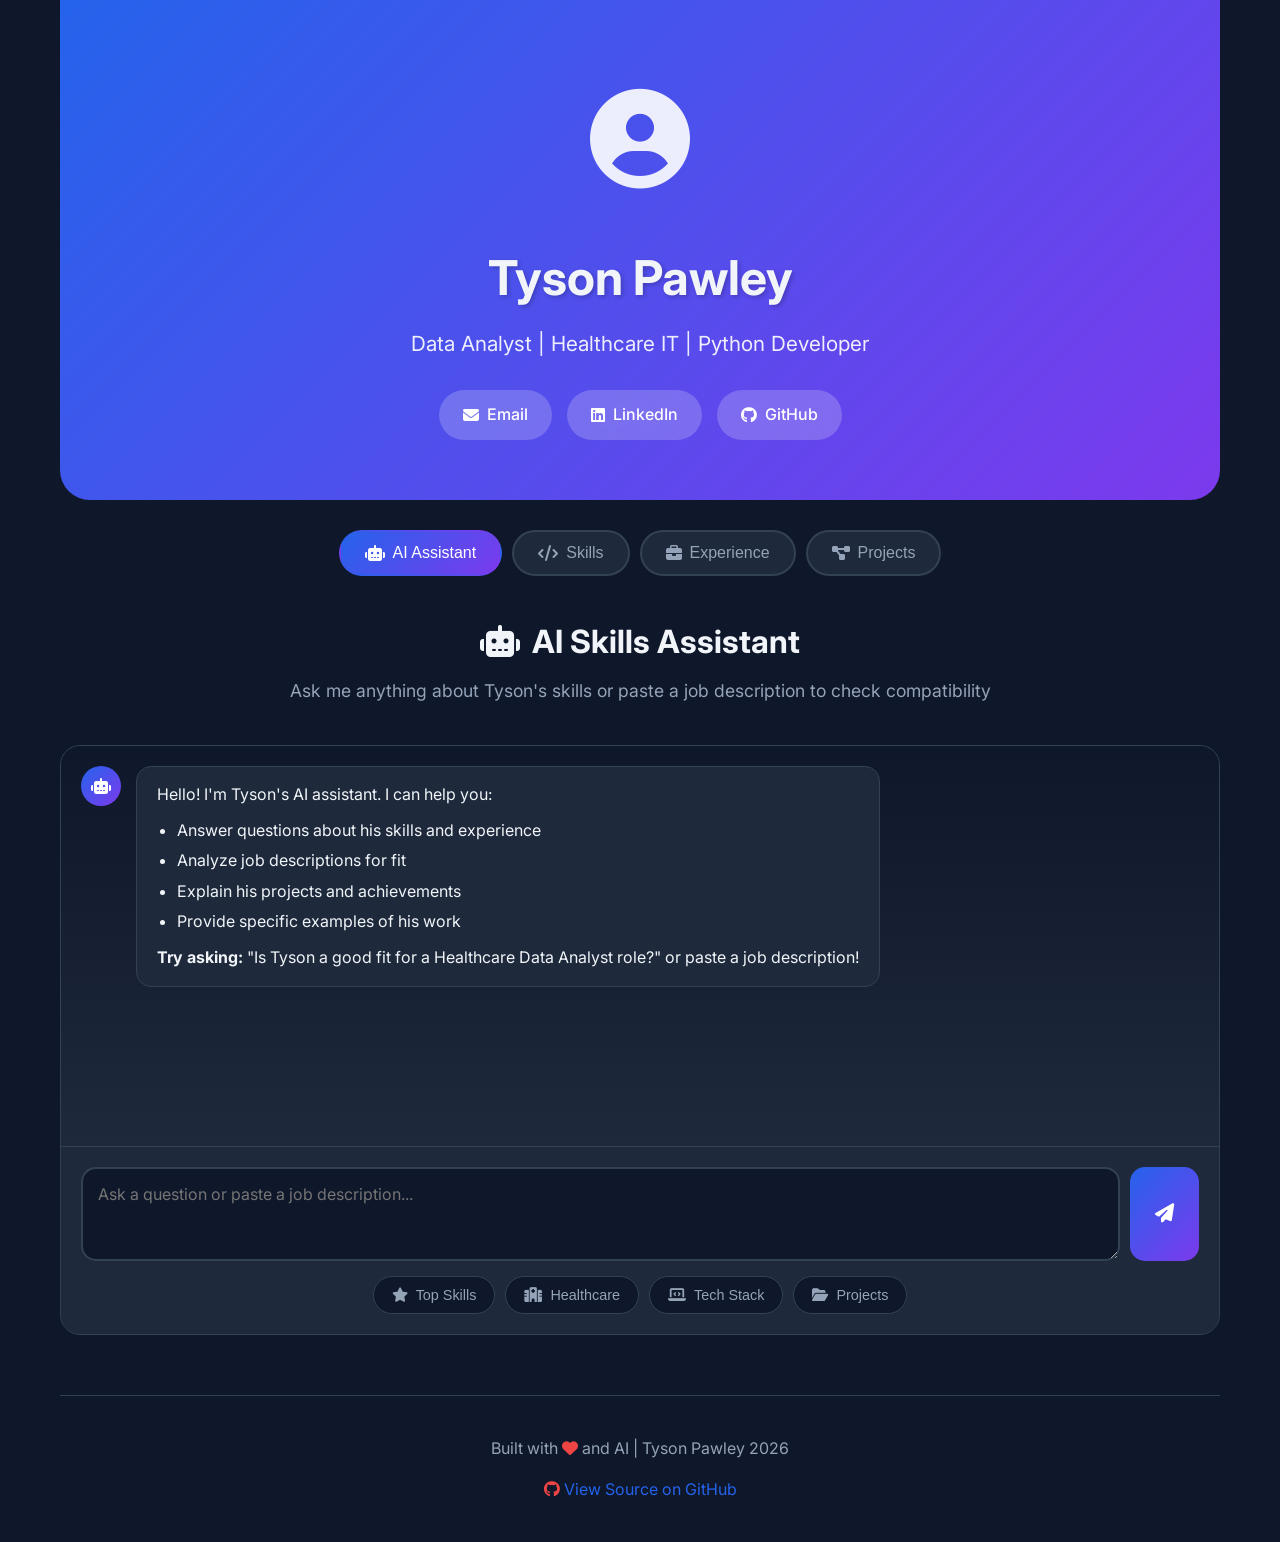
<file: index.html>
<!DOCTYPE html>
<html lang="en">
<head>
    <meta charset="UTF-8">
    <meta name="viewport" content="width=device-width, initial-scale=1.0">
    <title>Tyson Pawley - Interactive AI Resume</title>
    <link rel="stylesheet" href="styles.css">
    <link href="https://fonts.googleapis.com/css2?family=Inter:wght@300;400;500;600;700&display=swap" rel="stylesheet">
    <link rel="stylesheet" href="https://cdnjs.cloudflare.com/ajax/libs/font-awesome/6.4.0/css/all.min.css">
</head>
<body>
    <div class="container">
        <!-- Header Section -->
        <header class="hero">
            <div class="hero-content">
                <div class="profile-section">
                    <div class="profile-image">
                        <i class="fas fa-user-circle"></i>
                    </div>
                    <h1>Tyson Pawley</h1>
                    <p class="tagline">Data Analyst | Healthcare IT | Python Developer</p>
                    <div class="contact-links">
                        <a href="mailto:tpawley2001@gmail.com" class="contact-btn">
                            <i class="fas fa-envelope"></i> Email
                        </a>
                        <a href="https://linkedin.com/in/tysonpawley" target="_blank" class="contact-btn">
                            <i class="fab fa-linkedin"></i> LinkedIn
                        </a>
                        <a href="https://github.com/tpawley2001" target="_blank" class="contact-btn">
                            <i class="fab fa-github"></i> GitHub
                        </a>
                    </div>
                </div>
            </div>
        </header>

        <!-- Navigation -->
        <nav class="main-nav">
            <button class="nav-btn active" data-section="ai-assistant">
                <i class="fas fa-robot"></i> AI Assistant
            </button>
            <button class="nav-btn" data-section="skills">
                <i class="fas fa-code"></i> Skills
            </button>
            <button class="nav-btn" data-section="experience">
                <i class="fas fa-briefcase"></i> Experience
            </button>
            <button class="nav-btn" data-section="projects">
                <i class="fas fa-project-diagram"></i> Projects
            </button>
        </nav>

        <!-- AI Assistant Section -->
        <section id="ai-assistant" class="section active">
            <div class="section-header">
                <h2><i class="fas fa-robot"></i> AI Skills Assistant</h2>
                <p>Ask me anything about Tyson's skills or paste a job description to check compatibility</p>
            </div>
            
            <div class="ai-container">
                <div class="chat-window" id="chatWindow">
                    <div class="chat-message bot">
                        <div class="message-avatar">
                            <i class="fas fa-robot"></i>
                        </div>
                        <div class="message-content">
                            <p>Hello! I'm Tyson's AI assistant. I can help you:</p>
                            <ul>
                                <li>Answer questions about his skills and experience</li>
                                <li>Analyze job descriptions for fit</li>
                                <li>Explain his projects and achievements</li>
                                <li>Provide specific examples of his work</li>
                            </ul>
                            <p><strong>Try asking:</strong> "Is Tyson a good fit for a Healthcare Data Analyst role?" or paste a job description!</p>
                        </div>
                    </div>
                </div>
                
                <div class="chat-input-area">
                    <div class="input-wrapper">
                        <textarea 
                            id="userInput" 
                            placeholder="Ask a question or paste a job description..."
                            rows="3"
                        ></textarea>
                        <button id="sendBtn" class="send-btn">
                            <i class="fas fa-paper-plane"></i>
                        </button>
                    </div>
                    <div class="quick-actions">
                        <button class="quick-btn" data-question="What are Tyson's top skills?">
                            <i class="fas fa-star"></i> Top Skills
                        </button>
                        <button class="quick-btn" data-question="Does Tyson have healthcare experience?">
                            <i class="fas fa-hospital"></i> Healthcare
                        </button>
                        <button class="quick-btn" data-question="What programming languages does Tyson know?">
                            <i class="fas fa-laptop-code"></i> Tech Stack
                        </button>
                        <button class="quick-btn" data-question="Tell me about Tyson's projects">
                            <i class="fas fa-folder-open"></i> Projects
                        </button>
                    </div>
                </div>
            </div>
        </section>

        <!-- Skills Section -->
        <section id="skills" class="section">
            <div class="section-header">
                <h2><i class="fas fa-code"></i> Skills & Technologies</h2>
            </div>
            
            <div class="skills-grid">
                <div class="skill-category">
                    <h3><i class="fas fa-database"></i> Data Analysis</h3>
                    <div class="skill-tags" id="dataSkills"></div>
                </div>
                
                <div class="skill-category">
                    <h3><i class="fas fa-laptop-code"></i> Programming</h3>
                    <div class="skill-tags" id="programmingSkills"></div>
                </div>
                
                <div class="skill-category">
                    <h3><i class="fas fa-hospital"></i> Healthcare IT</h3>
                    <div class="skill-tags" id="healthcareSkills"></div>
                </div>
                
                <div class="skill-category">
                    <h3><i class="fas fa-robot"></i> AI & Agentic Systems</h3>
                    <div class="skill-tags" id="aiTestingSkills"></div>
                </div>
                
                <div class="skill-category">
                    <h3><i class="fas fa-sitemap"></i> Agentic Systems</h3>
                    <div class="skill-tags" id="agenticSkills"></div>
                </div>
            </div>
            
            <div class="skills-visualization">
                <h3>Skill Proficiency</h3>
                <div id="proficiencyChart"></div>
            </div>
        </section>

        <!-- Experience Section -->
        <section id="experience" class="section">
            <div class="section-header">
                <h2><i class="fas fa-briefcase"></i> Professional Experience</h2>
            </div>
            
            <div class="timeline" id="experienceTimeline"></div>
        </section>

        <!-- Projects Section -->
        <section id="projects" class="section">
            <div class="section-header">
                <h2><i class="fas fa-project-diagram"></i> Featured Projects</h2>
            </div>
            
            <div class="projects-grid" id="projectsGrid"></div>
        </section>

        <!-- Footer -->
        <footer class="footer">
            <p>Built with <i class="fas fa-heart"></i> and AI | Tyson Pawley 2026</p>
            <p class="footer-links">
                <a href="https://github.com/tpawley2001/ai-resume" target="_blank">
                    <i class="fab fa-github"></i> View Source on GitHub
                </a>
            </p>
        </footer>
    </div>

    <script src="skills-data.js"></script>
    <script src="script.js"></script>
    <script src="visitor-tracker.js"></script>
</body>
</html>
</file>
<file: styles.css>
:root {
    --primary-color: #2563eb;
    --primary-dark: #1d4ed8;
    --secondary-color: #7c3aed;
    --accent-color: #06b6d4;
    --bg-color: #0f172a;
    --card-bg: #1e293b;
    --text-primary: #f1f5f9;
    --text-secondary: #94a3b8;
    --border-color: #334155;
    --success-color: #10b981;
    --warning-color: #f59e0b;
    --gradient-1: linear-gradient(135deg, #2563eb 0%, #7c3aed 100%);
    --gradient-2: linear-gradient(135deg, #06b6d4 0%, #2563eb 100%);
}

* {
    margin: 0;
    padding: 0;
    box-sizing: border-box;
}

body {
    font-family: 'Inter', -apple-system, BlinkMacSystemFont, sans-serif;
    background-color: var(--bg-color);
    color: var(--text-primary);
    line-height: 1.6;
    min-height: 100vh;
}

.container {
    max-width: 1200px;
    margin: 0 auto;
    padding: 0 20px;
}

/* Hero Section */
.hero {
    background: var(--gradient-1);
    padding: 60px 20px;
    text-align: center;
    border-radius: 0 0 30px 30px;
    margin-bottom: 30px;
}

.profile-section {
    max-width: 600px;
    margin: 0 auto;
}

.profile-image {
    font-size: 100px;
    color: rgba(255,255,255,0.9);
    margin-bottom: 20px;
}

.hero h1 {
    font-size: 3rem;
    font-weight: 700;
    margin-bottom: 10px;
    text-shadow: 2px 2px 4px rgba(0,0,0,0.2);
}

.tagline {
    font-size: 1.3rem;
    color: rgba(255,255,255,0.9);
    margin-bottom: 30px;
}

.contact-links {
    display: flex;
    justify-content: center;
    gap: 15px;
    flex-wrap: wrap;
}

.contact-btn {
    display: inline-flex;
    align-items: center;
    gap: 8px;
    padding: 12px 24px;
    background: rgba(255,255,255,0.2);
    color: white;
    text-decoration: none;
    border-radius: 50px;
    font-weight: 500;
    transition: all 0.3s ease;
    backdrop-filter: blur(10px);
}

.contact-btn:hover {
    background: rgba(255,255,255,0.3);
    transform: translateY(-2px);
}

/* Navigation */
.main-nav {
    display: flex;
    justify-content: center;
    gap: 10px;
    margin-bottom: 40px;
    flex-wrap: wrap;
    padding: 0 20px;
}

.nav-btn {
    display: flex;
    align-items: center;
    gap: 8px;
    padding: 12px 24px;
    background: var(--card-bg);
    border: 2px solid var(--border-color);
    color: var(--text-secondary);
    border-radius: 50px;
    cursor: pointer;
    font-size: 1rem;
    font-weight: 500;
    transition: all 0.3s ease;
}

.nav-btn:hover {
    border-color: var(--primary-color);
    color: var(--text-primary);
}

.nav-btn.active {
    background: var(--gradient-1);
    border-color: transparent;
    color: white;
}

/* Sections */
.section {
    display: none;
    animation: fadeIn 0.5s ease;
}

.section.active {
    display: block;
}

@keyframes fadeIn {
    from { opacity: 0; transform: translateY(20px); }
    to { opacity: 1; transform: translateY(0); }
}

.section-header {
    text-align: center;
    margin-bottom: 40px;
}

.section-header h2 {
    font-size: 2rem;
    margin-bottom: 10px;
    display: flex;
    align-items: center;
    justify-content: center;
    gap: 12px;
}

.section-header p {
    color: var(--text-secondary);
    font-size: 1.1rem;
}

/* AI Assistant Section */
.ai-container {
    background: var(--card-bg);
    border-radius: 20px;
    overflow: hidden;
    border: 1px solid var(--border-color);
}

.chat-window {
    height: 400px;
    overflow-y: auto;
    padding: 20px;
    background: linear-gradient(180deg, var(--bg-color) 0%, var(--card-bg) 100%);
}

.chat-message {
    display: flex;
    gap: 15px;
    margin-bottom: 20px;
    animation: slideIn 0.3s ease;
}

@keyframes slideIn {
    from { opacity: 0; transform: translateX(-20px); }
    to { opacity: 1; transform: translateX(0); }
}

.chat-message.bot {
    flex-direction: row;
}

.chat-message.user {
    flex-direction: row-reverse;
}

.message-avatar {
    width: 40px;
    height: 40px;
    border-radius: 50%;
    display: flex;
    align-items: center;
    justify-content: center;
    flex-shrink: 0;
}

.chat-message.bot .message-avatar {
    background: var(--gradient-1);
    color: white;
}

.chat-message.user .message-avatar {
    background: var(--gradient-2);
    color: white;
}

.message-content {
    background: var(--card-bg);
    padding: 15px 20px;
    border-radius: 15px;
    max-width: 80%;
    border: 1px solid var(--border-color);
}

.chat-message.user .message-content {
    background: var(--primary-color);
    color: white;
}

.message-content ul {
    margin: 10px 0;
    padding-left: 20px;
}

.message-content li {
    margin: 5px 0;
}

/* Chat Input */
.chat-input-area {
    padding: 20px;
    background: var(--card-bg);
    border-top: 1px solid var(--border-color);
}

.input-wrapper {
    display: flex;
    gap: 10px;
    margin-bottom: 15px;
}

.input-wrapper textarea {
    flex: 1;
    padding: 15px;
    background: var(--bg-color);
    border: 2px solid var(--border-color);
    border-radius: 15px;
    color: var(--text-primary);
    font-size: 1rem;
    resize: vertical;
    min-height: 80px;
    font-family: inherit;
}

.input-wrapper textarea:focus {
    outline: none;
    border-color: var(--primary-color);
}

.send-btn {
    padding: 15px 25px;
    background: var(--gradient-1);
    border: none;
    border-radius: 15px;
    color: white;
    cursor: pointer;
    font-size: 1.2rem;
    transition: all 0.3s ease;
}

.send-btn:hover {
    transform: scale(1.05);
    box-shadow: 0 5px 20px rgba(37, 99, 235, 0.4);
}

.quick-actions {
    display: flex;
    gap: 10px;
    flex-wrap: wrap;
    justify-content: center;
}

.quick-btn {
    display: flex;
    align-items: center;
    gap: 8px;
    padding: 10px 18px;
    background: var(--bg-color);
    border: 1px solid var(--border-color);
    color: var(--text-secondary);
    border-radius: 25px;
    cursor: pointer;
    font-size: 0.9rem;
    transition: all 0.3s ease;
}

.quick-btn:hover {
    background: var(--primary-color);
    color: white;
    border-color: var(--primary-color);
}

/* Skills Section */
.skills-grid {
    display: grid;
    grid-template-columns: repeat(auto-fit, minmax(280px, 1fr));
    gap: 25px;
    margin-bottom: 40px;
}

.skill-category {
    background: var(--card-bg);
    padding: 25px;
    border-radius: 15px;
    border: 1px solid var(--border-color);
}

.skill-category h3 {
    display: flex;
    align-items: center;
    gap: 10px;
    margin-bottom: 20px;
    color: var(--text-primary);
}

.skill-tags {
    display: flex;
    flex-wrap: wrap;
    gap: 10px;
}

.skill-tag {
    display: inline-flex;
    align-items: center;
    gap: 6px;
    padding: 8px 16px;
    background: var(--bg-color);
    border: 1px solid var(--border-color);
    border-radius: 20px;
    font-size: 0.9rem;
    color: var(--text-secondary);
    transition: all 0.3s ease;
}

.skill-tag:hover {
    background: var(--primary-color);
    color: white;
    border-color: var(--primary-color);
    transform: translateY(-2px);
}

.skill-tag i {
    font-size: 0.8rem;
}

/* Proficiency Chart */
.skills-visualization {
    background: var(--card-bg);
    padding: 30px;
    border-radius: 15px;
    border: 1px solid var(--border-color);
}

.skills-visualization h3 {
    margin-bottom: 25px;
    text-align: center;
}

.proficiency-item {
    margin-bottom: 8px;
    padding-left: 14px;
}

.proficiency-header {
    display: flex;
    justify-content: space-between;
}

.proficiency-tier-heading {
    display: flex;
    align-items: baseline;
    gap: 10px;
    margin: 22px 0 10px;
    padding-bottom: 6px;
    border-bottom: 1px solid var(--border-color);
}

.proficiency-tier-heading:first-child {
    margin-top: 0;
}

.proficiency-tier-heading span {
    font-size: 0.85rem;
    color: var(--text-secondary);
}

.skill-tier {
    font-style: normal;
    font-size: 0.72rem;
    letter-spacing: 0.04em;
    text-transform: uppercase;
    opacity: 0.65;
}

/* Timeline */
.timeline {
    position: relative;
    padding-left: 30px;
}

.timeline::before {
    content: '';
    position: absolute;
    left: 0;
    top: 0;
    bottom: 0;
    width: 2px;
    background: var(--gradient-1);
}

.timeline-item {
    position: relative;
    margin-bottom: 30px;
    padding: 25px;
    background: var(--card-bg);
    border-radius: 15px;
    border: 1px solid var(--border-color);
}

.timeline-item::before {
    content: '';
    position: absolute;
    left: -36px;
    top: 30px;
    width: 12px;
    height: 12px;
    background: var(--primary-color);
    border-radius: 50%;
    border: 3px solid var(--bg-color);
}

.timeline-date {
    color: var(--accent-color);
    font-weight: 600;
    font-size: 0.9rem;
    margin-bottom: 5px;
}

.timeline-title {
    font-size: 1.2rem;
    font-weight: 600;
    margin-bottom: 5px;
}

.timeline-company {
    color: var(--text-secondary);
    margin-bottom: 10px;
}

.timeline-description {
    color: var(--text-secondary);
    line-height: 1.6;
}

.timeline-tags {
    display: flex;
    flex-wrap: wrap;
    gap: 8px;
    margin-top: 15px;
}

.timeline-tag {
    padding: 5px 12px;
    background: var(--bg-color);
    border-radius: 15px;
    font-size: 0.8rem;
    color: var(--text-secondary);
}

/* Projects Grid */
.projects-grid {
    display: grid;
    grid-template-columns: repeat(auto-fit, minmax(350px, 1fr));
    gap: 25px;
}

.project-card {
    background: var(--card-bg);
    border-radius: 15px;
    overflow: hidden;
    border: 1px solid var(--border-color);
    transition: all 0.3s ease;
}

.project-card:hover {
    transform: translateY(-5px);
    box-shadow: 0 10px 40px rgba(0,0,0,0.3);
    border-color: var(--primary-color);
}

.project-header {
    padding: 25px;
    background: var(--gradient-1);
}

.project-header h3 {
    color: white;
    font-size: 1.3rem;
    margin-bottom: 5px;
}

.project-header p {
    color: rgba(255,255,255,0.8);
    font-size: 0.9rem;
}

.project-body {
    padding: 25px;
}

.project-description {
    color: var(--text-secondary);
    margin-bottom: 15px;
    line-height: 1.6;
}

.project-tech {
    display: flex;
    flex-wrap: wrap;
    gap: 8px;
    margin-bottom: 20px;
}

.tech-tag {
    padding: 5px 12px;
    background: var(--bg-color);
    border-radius: 15px;
    font-size: 0.8rem;
    color: var(--accent-color);
}

.project-links {
    display: flex;
    gap: 10px;
}

.project-link {
    display: inline-flex;
    align-items: center;
    gap: 6px;
    padding: 8px 16px;
    background: var(--bg-color);
    color: var(--text-primary);
    text-decoration: none;
    border-radius: 8px;
    font-size: 0.9rem;
    transition: all 0.3s ease;
}

.project-link:hover {
    background: var(--primary-color);
    color: white;
}

/* Footer */
.footer {
    text-align: center;
    padding: 40px 20px;
    margin-top: 60px;
    border-top: 1px solid var(--border-color);
    color: var(--text-secondary);
}

.footer i {
    color: #ef4444;
}

.footer-links {
    margin-top: 15px;
}

.footer-links a {
    color: var(--primary-color);
    text-decoration: none;
}

.footer-links a:hover {
    text-decoration: underline;
}

/* Loading Animation */
.typing-indicator {
    display: flex;
    gap: 5px;
    padding: 15px 20px;
}

.typing-indicator span {
    width: 8px;
    height: 8px;
    background: var(--primary-color);
    border-radius: 50%;
    animation: typing 1.4s infinite;
}

.typing-indicator span:nth-child(2) { animation-delay: 0.2s; }
.typing-indicator span:nth-child(3) { animation-delay: 0.4s; }

@keyframes typing {
    0%, 100% { transform: translateY(0); }
    50% { transform: translateY(-10px); }
}

/* Responsive */
@media (max-width: 768px) {
    .hero h1 {
        font-size: 2rem;
    }
    
    .main-nav {
        gap: 5px;
    }
    
    .nav-btn {
        padding: 10px 16px;
        font-size: 0.9rem;
    }
    
    .projects-grid {
        grid-template-columns: 1fr;
    }
    
    .skills-grid {
        grid-template-columns: 1fr;
    }
    
    .chat-window {
        height: 300px;
    }
}

/* Scrollbar Styling */
::-webkit-scrollbar {
    width: 8px;
}

::-webkit-scrollbar-track {
    background: var(--bg-color);
}

::-webkit-scrollbar-thumb {
    background: var(--border-color);
    border-radius: 4px;
}

::-webkit-scrollbar-thumb:hover {
    background: var(--primary-color);
}
</file>
